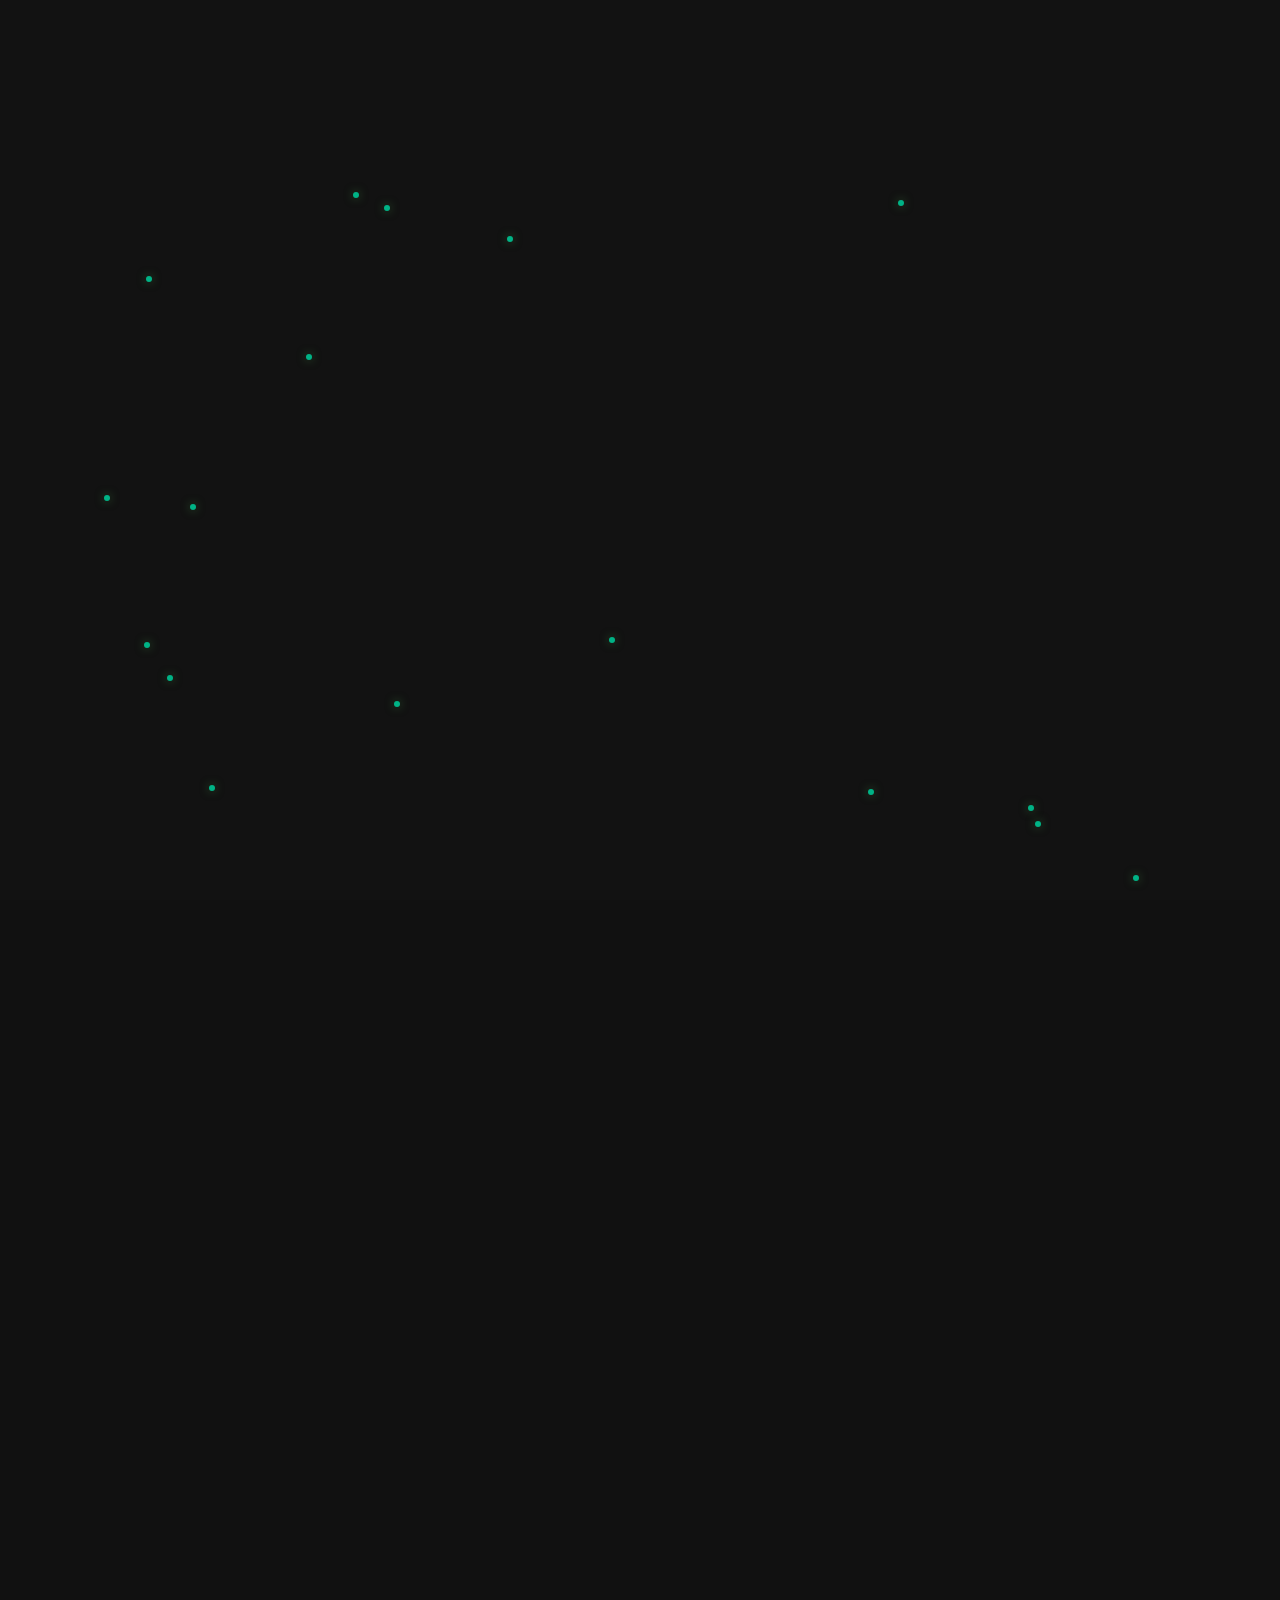
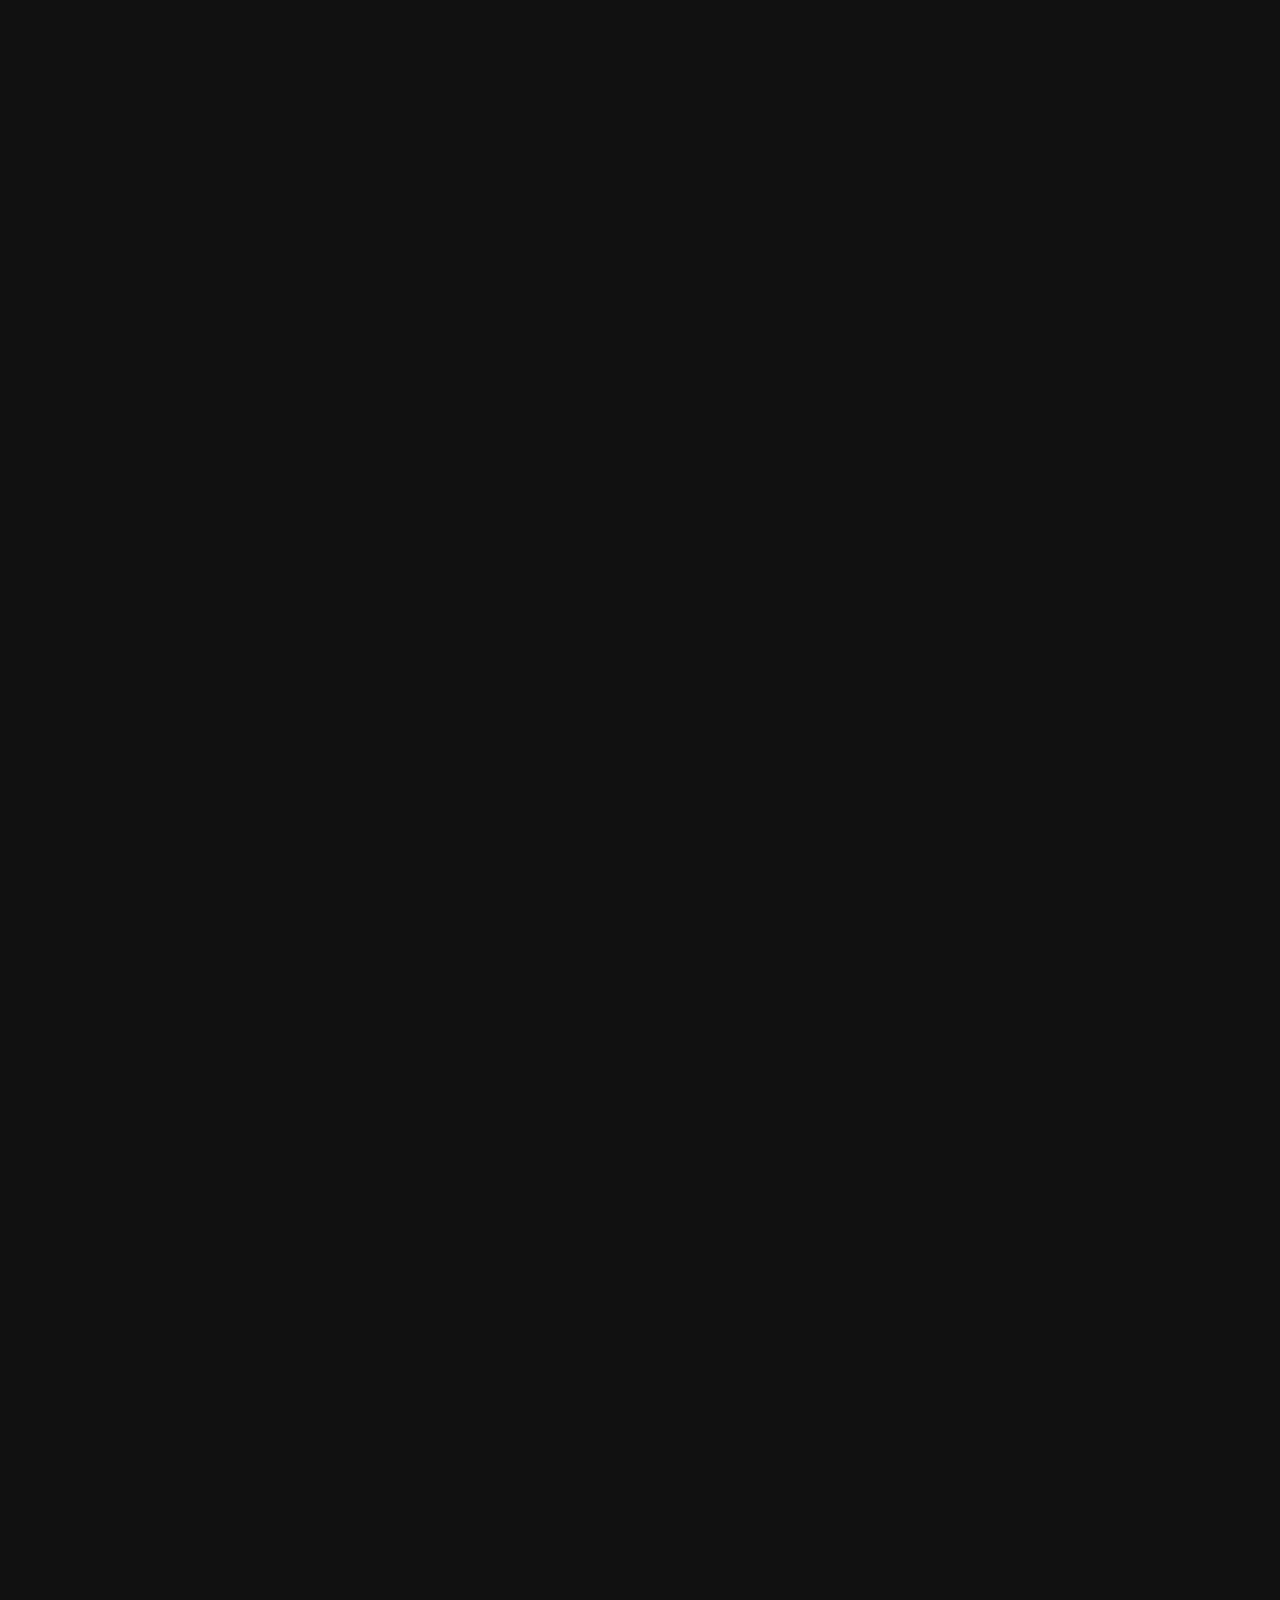
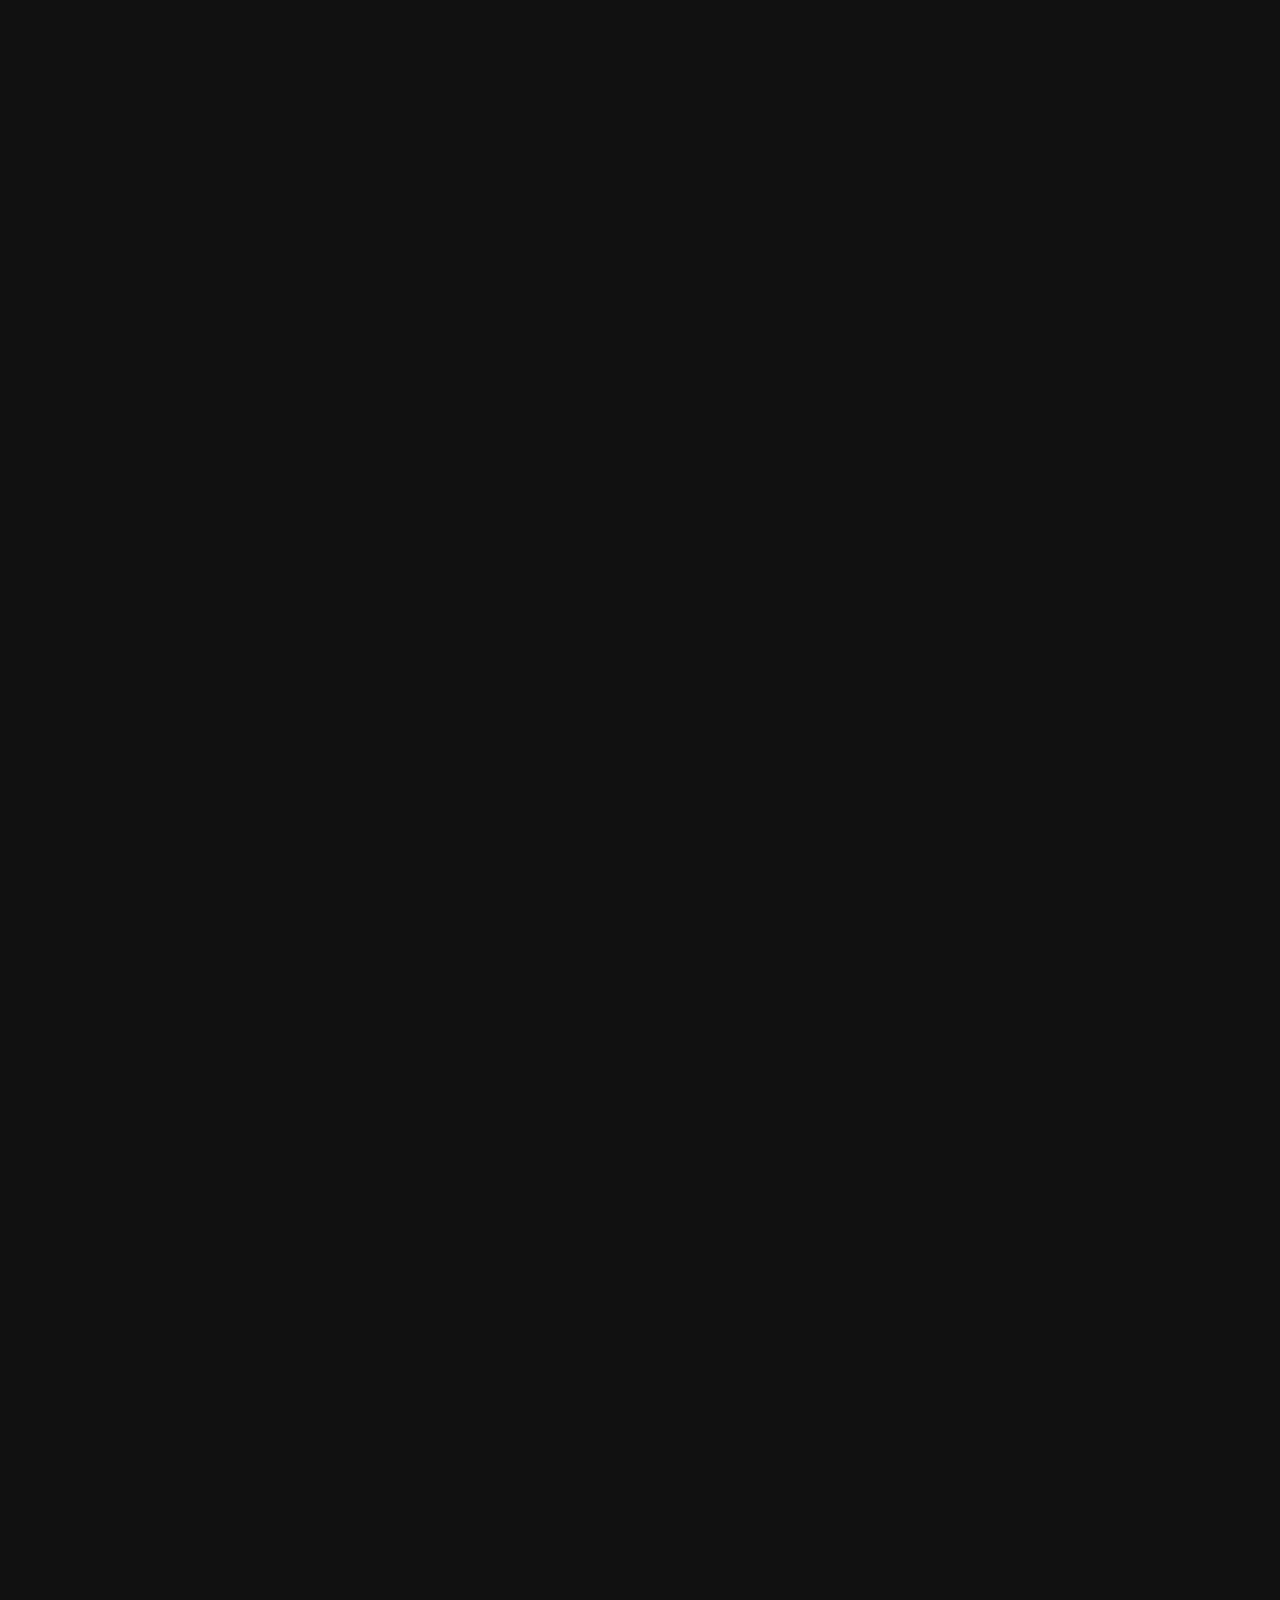
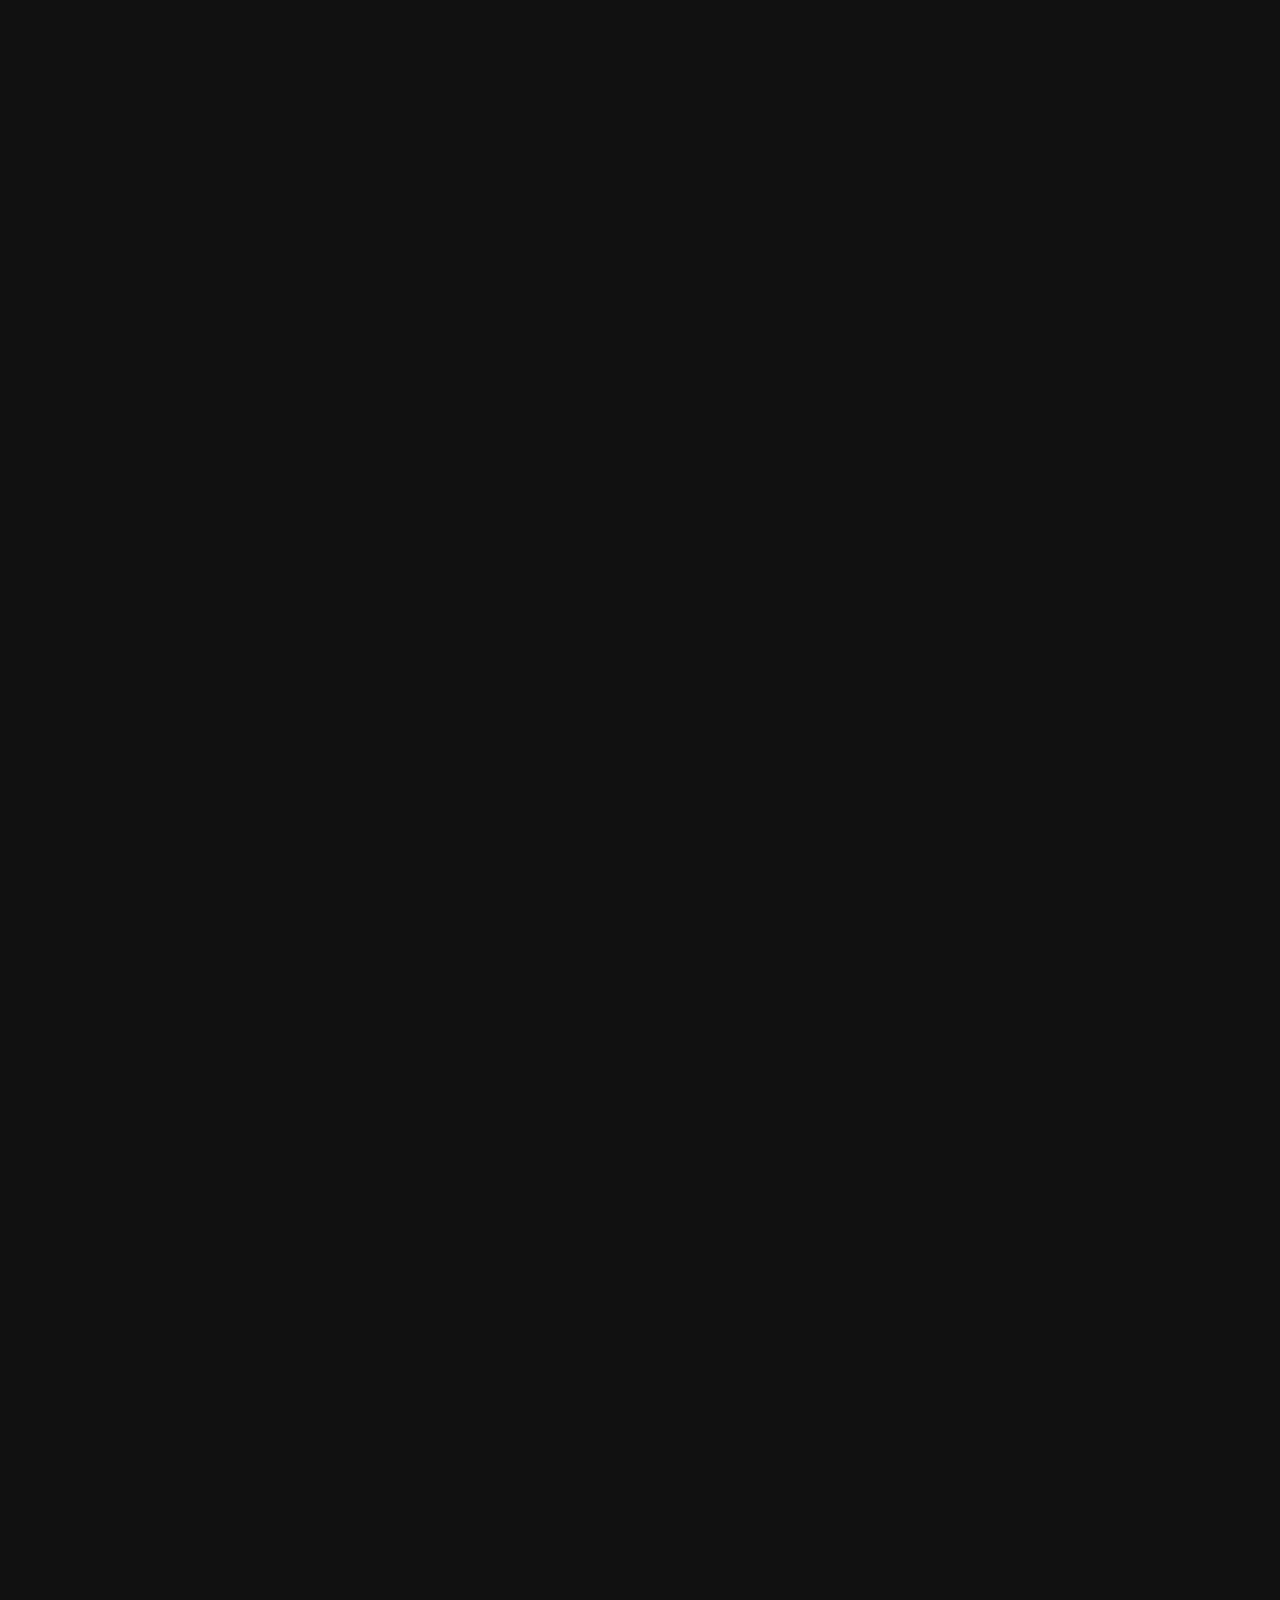
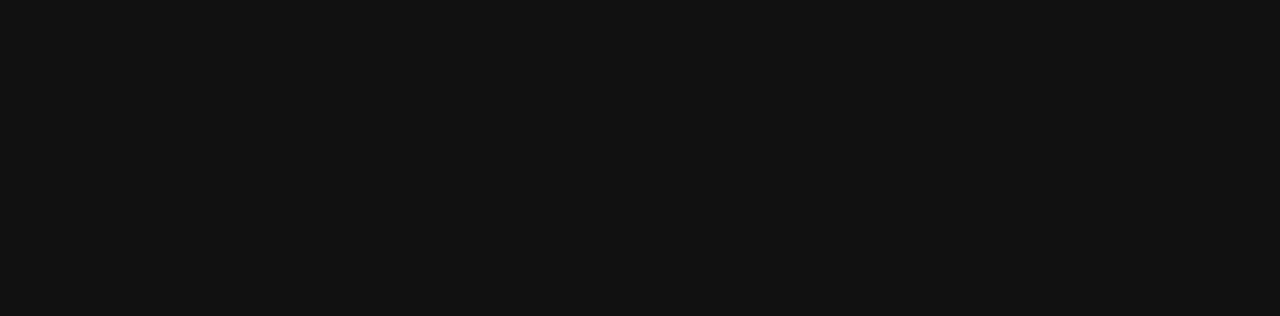
<file: index.html>
<!DOCTYPE html>
<html lang="zh">
<head>
    <meta charset="UTF-8">
    <meta name="viewport" content="width=device-width, initial-scale=1.0">
    <title>Cafeting - 為工作而生的咖啡地圖</title>
    <link rel="stylesheet" href="styles.css">
    <link rel="stylesheet" href="https://cdnjs.cloudflare.com/ajax/libs/font-awesome/6.0.0-beta3/css/all.min.css">
    <link rel="icon" href="images/favicon.png" type="image/png">
</head>
<body>
    <nav class="top-nav">
        <div class="nav-links">
            <a href="https://apps.apple.com/tw/app/cafeting/id6737536512" class="nav-link">下載 App</a>
            <a href="map.html" class="nav-link">網頁地圖</a>
            <a href="about.html" class="nav-link">關於我們</a>
        </div>
    </nav>

    <div class="loading-screen">
        <div class="map-container" id="mapContainer"></div>
    </div>

    <div class="main-content" id="mainContent">
        <div class="hero">
            <div class="background-points" id="backgroundPoints"></div>
            <div class="logo">Cafeting</div>
            <h2 class="tagline">為工作而生的咖啡地圖</h2>
            <div class="button-group">
                <button class="cta-button" onclick="window.location.href='https://apps.apple.com/tw/app/cafeting/id6737536512'">下載 App</button>
                <button class="cta-button web-map-button" onclick="window.location.href='map.html'">網頁地圖</button>
            </div>
        </div>

        <section class="features-section">
            <div class="feature-container">
                <div class="feature">
                    <div class="feature-text">
                        <h2 class="feature-title">探索地圖</h2>
                        <p class="feature-description">
                            輕鬆發現周邊精選咖啡館，找尋工作環境再也不是問題。
                        </p>
                    </div>
                    <div class="feature-image">
                        <img src="images/map_feature.jpg" alt="探索地圖功能展示">
                    </div>
                </div>

                <div class="feature">
                    <div class="feature-text">
                        <h2 class="feature-title">清晰的資訊展示</h2>
                        <p class="feature-description">
                            豐富的指標篩選，找到最適合你的命定咖啡館。
                        </p>
                    </div>
                    <div class="feature-image">
                        <img src="images/map_callout.jpg" alt="咖啡廳資訊展示">
                    </div>
                </div>

                <div class="feature">
                    <div class="feature-text">
                        <h2 class="feature-title">任務管理</h2>
                        <p class="feature-description">
                            簡單快速建立待完成任務，輕鬆管理當日行程。
                        </p>
                    </div>
                    <div class="feature-image">
                        <img src="images/task_management.jpg" alt="任務管理功能展示">
                    </div>
                </div>

                <div class="feature">
                    <div class="feature-text">
                        <h2 class="feature-title">專注模式</h2>
                        <p class="feature-description">
                            打造專屬於你的專注時刻，透過番茄鐘工作法，
                            讓工作與學習更加高效。
                        </p>
                    </div>
                    <div class="feature-image">
                        <img src="images/focus_mode.jpg" alt="專注模式功能展示">
                    </div>
                </div>

                <div class="feature">
                    <div class="feature-text">
                        <h2 class="feature-title">不如...來點音樂？</h2>
                        <p class="feature-description">
                            播放我們精心挑選的音樂清單，
                            隨心切換不同風格，讓每一刻都充滿韻律。
                        </p>
                    </div>
                    <div class="feature-image">
                        <img src="images/coffee_music.jpg" alt="咖啡音樂功能展示">
                    </div>
                </div>

                <div class="feature">
                    <div class="feature-text">
                        <h2 class="feature-title">個人檔案</h2>
                        <p class="feature-description">
                            收藏喜愛的咖啡廳，記錄你的工作及學習，
                            培養高效習慣。
                        </p>
                    </div>
                    <div class="feature-image">
                        <img src="images/personal_profile.jpg" alt="個人檔案功能展示">
                    </div>
                </div>
            </div>
        </section>

        <footer class="footer">
            <div class="footer-content">
                <div class="footer-links">
                    <a href="privacy.html" class="footer-link">隱私權政策</a>
                    <span class="footer-divider">|</span>
                    <a href="mailto:cafetingtw@gmail.com" class="footer-email-link">
                        <i class="far fa-envelope"></i>
                    </a>
                </div>
                <div class="footer-copyright">
                    © 2024 Cafeting. All rights reserved.
                </div>
            </div>
        </footer>
    </div>

    <button id="backToTop" class="back-to-top">
        <i class="fas fa-chevron-up"></i>
    </button>

    <script src="script.js"></script>
</body>
</html>
</file>
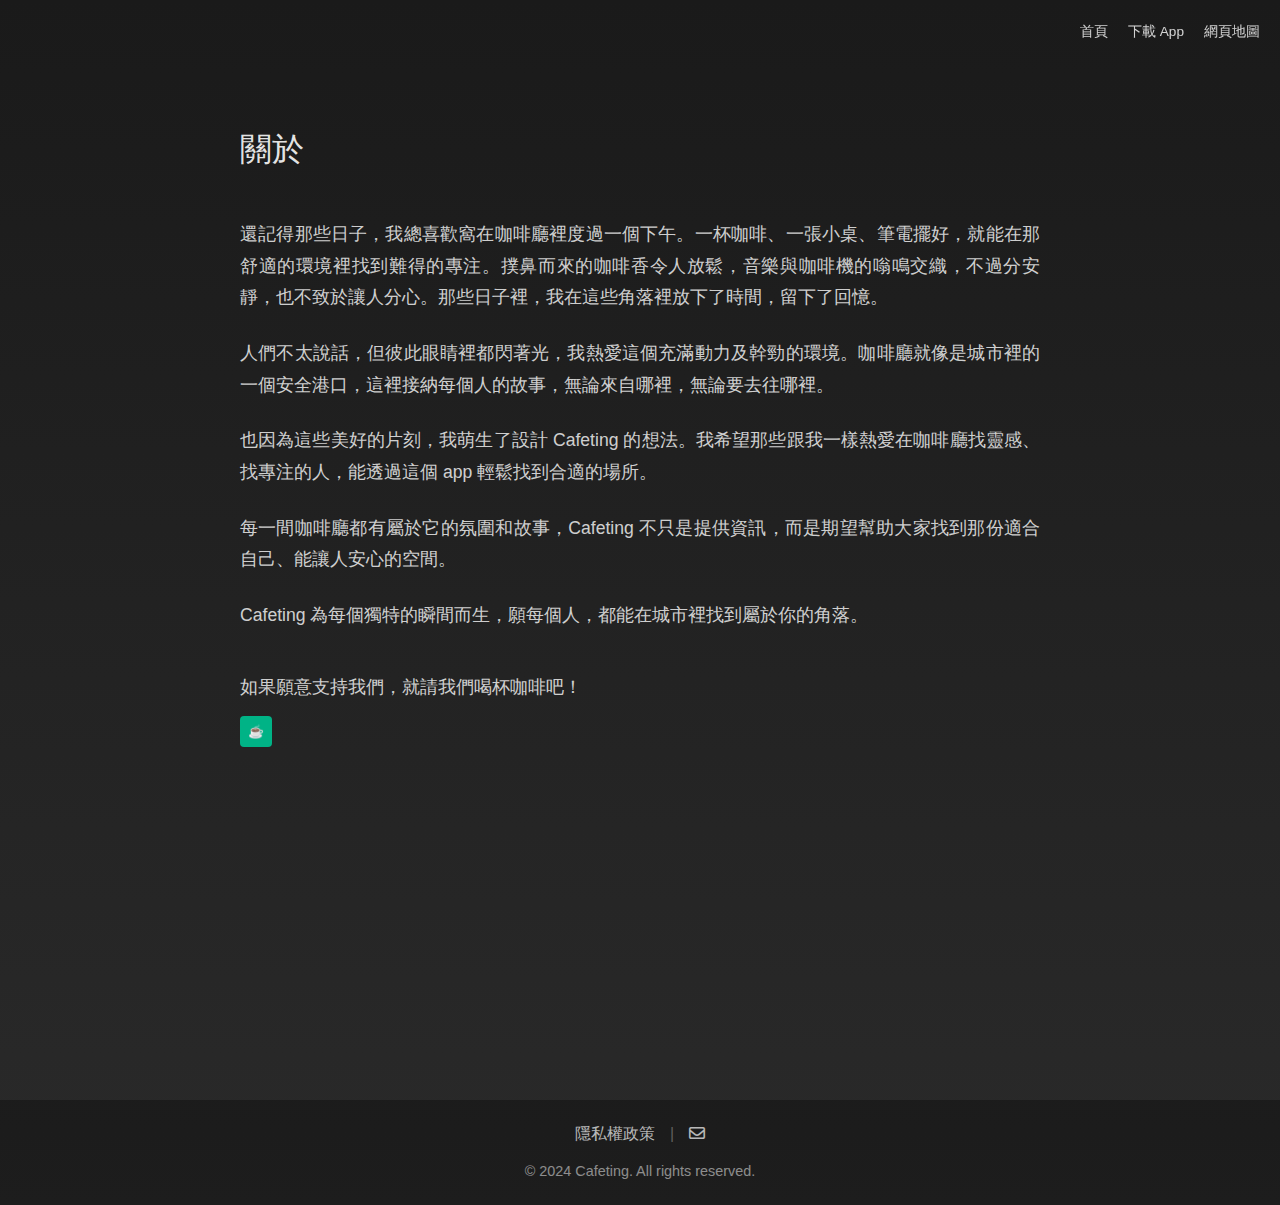
<file: about.html>
<!DOCTYPE html>
<html lang="zh">
<head>
    <meta charset="UTF-8">
    <meta name="viewport" content="width=device-width, initial-scale=1.0">
    <title>關於我們 - Cafeting</title>
    <link rel="stylesheet" href="https://cdnjs.cloudflare.com/ajax/libs/font-awesome/6.0.0-beta3/css/all.min.css">
    <link rel="icon" href="images/favicon.png" type="image/png">
    <style>
        body {
            margin: 0;
            font-family: 'Noto Sans TC', sans-serif;
            background: linear-gradient(to bottom, #1a1a1a, #2a2a2a);
            color: rgba(255, 255, 255, 0.9);
            line-height: 1.8;
        }

        .top-nav {
            position: fixed;
            top: 0;
            right: 0;
            padding: 20px;
            z-index: 1000;
        }

        .nav-links {
            display: flex;
            gap: 20px;
        }

        .nav-link {
            color: rgba(255, 255, 255, 0.8);
            text-decoration: none;
            font-size: 0.85rem;
            transition: all 0.3s ease;
        }

        .nav-link:hover {
            color: rgba(255, 255, 255, 1);
            transform: translateY(-1px);
        }

        .about-container {
            min-height: 100vh;
            padding: 100px 20px;
            max-width: 800px;
            margin: 0 auto;
        }

        .about-title {
            font-size: 2rem;
            color: rgba(255, 255, 255, 0.9);
            margin-bottom: 40px;
            font-weight: 500;
        }

        .story-section {
            margin-bottom: 40px;
        }

        .story-section p {
            margin-bottom: 24px;
            font-size: 1.1rem;
            color: rgba(255, 255, 255, 0.8);
            text-align: justify;
            line-height: 1.8;
        }

        .support-section {
            margin-top: 40px;
            text-align: left;
            font-size: 1.1rem;
            color: rgba(255, 255, 255, 0.8);
        }

        .support-text {
            margin-bottom: 12px;
            display: block;
        }

        .coffee-link {
            display: inline-block;
            padding: 4px 8px;
            background: #00b386;
            color: white;
            text-decoration: none;
            border-radius: 4px;
            font-size: 0.8rem;
            transition: all 0.3s ease;
        }

        .coffee-link:hover {
            background: #00cc99;
            transform: translateY(-1px);
        }

        .footer {
            padding: 20px;
            text-align: center;
            background: rgba(0, 0, 0, 0.3);
        }

        .footer-content {
            max-width: 800px;
            margin: 0 auto;
        }

        .footer-links {
            margin-bottom: 10px;
        }

        .footer-link, .footer-email-link {
            color: rgba(255, 255, 255, 0.7);
            text-decoration: none;
            margin: 0 10px;
            transition: all 0.3s ease;
        }

        .footer-divider {
            color: rgba(255, 255, 255, 0.3);
        }

        .footer-copyright {
            color: rgba(255, 255, 255, 0.5);
            font-size: 0.9rem;
        }
    </style>
</head>
<body>
    <nav class="top-nav">
        <div class="nav-links">
            <a href="index.html" class="nav-link">首頁</a>
            <a href="https://apps.apple.com/tw/app/cafeting/id6737536512" class="nav-link">下載 App</a>
            <a href="map.html" class="nav-link">網頁地圖</a>
        </div>
    </nav>

    <div class="about-container">
        <h1 class="about-title">關於</h1>
        <div class="story-section">
            <p>還記得那些日子，我總喜歡窩在咖啡廳裡度過一個下午。一杯咖啡、一張小桌、筆電擺好，就能在那舒適的環境裡找到難得的專注。撲鼻而來的咖啡香令人放鬆，音樂與咖啡機的嗡鳴交織，不過分安靜，也不致於讓人分心。那些日子裡，我在這些角落裡放下了時間，留下了回憶。</p>
            
            <p>人們不太說話，但彼此眼睛裡都閃著光，我熱愛這個充滿動力及幹勁的環境。咖啡廳就像是城市裡的一個安全港口，這裡接納每個人的故事，無論來自哪裡，無論要去往哪裡。</p>
            
            <p>也因為這些美好的片刻，我萌生了設計 Cafeting 的想法。我希望那些跟我一樣熱愛在咖啡廳找靈感、找專注的人，能透過這個 app 輕鬆找到合適的場所。</p>
            
            <p>每一間咖啡廳都有屬於它的氛圍和故事，Cafeting 不只是提供資訊，而是期望幫助大家找到那份適合自己、能讓人安心的空間。</p>
            
            <p>Cafeting 為每個獨特的瞬間而生，願每個人，都能在城市裡找到屬於你的角落。</p>
        </div>

        <div class="support-section">
            <span class="support-text">如果願意支持我們，就請我們喝杯咖啡吧！</span>
            <a href="https://buymeacoffee.com/cafeting" target="_blank" class="coffee-link">☕</a>
        </div>
    </div>

    <footer class="footer">
        <div class="footer-content">
            <div class="footer-links">
                <a href="privacy.html" class="footer-link">隱私權政策</a>
                <span class="footer-divider">|</span>
                <a href="mailto:cafetingtw@gmail.com" class="footer-email-link">
                    <i class="far fa-envelope"></i>
                </a>
            </div>
            <div class="footer-copyright">
                © 2024 Cafeting. All rights reserved.
            </div>
        </div>
    </footer>
</body>
</html>
</file>
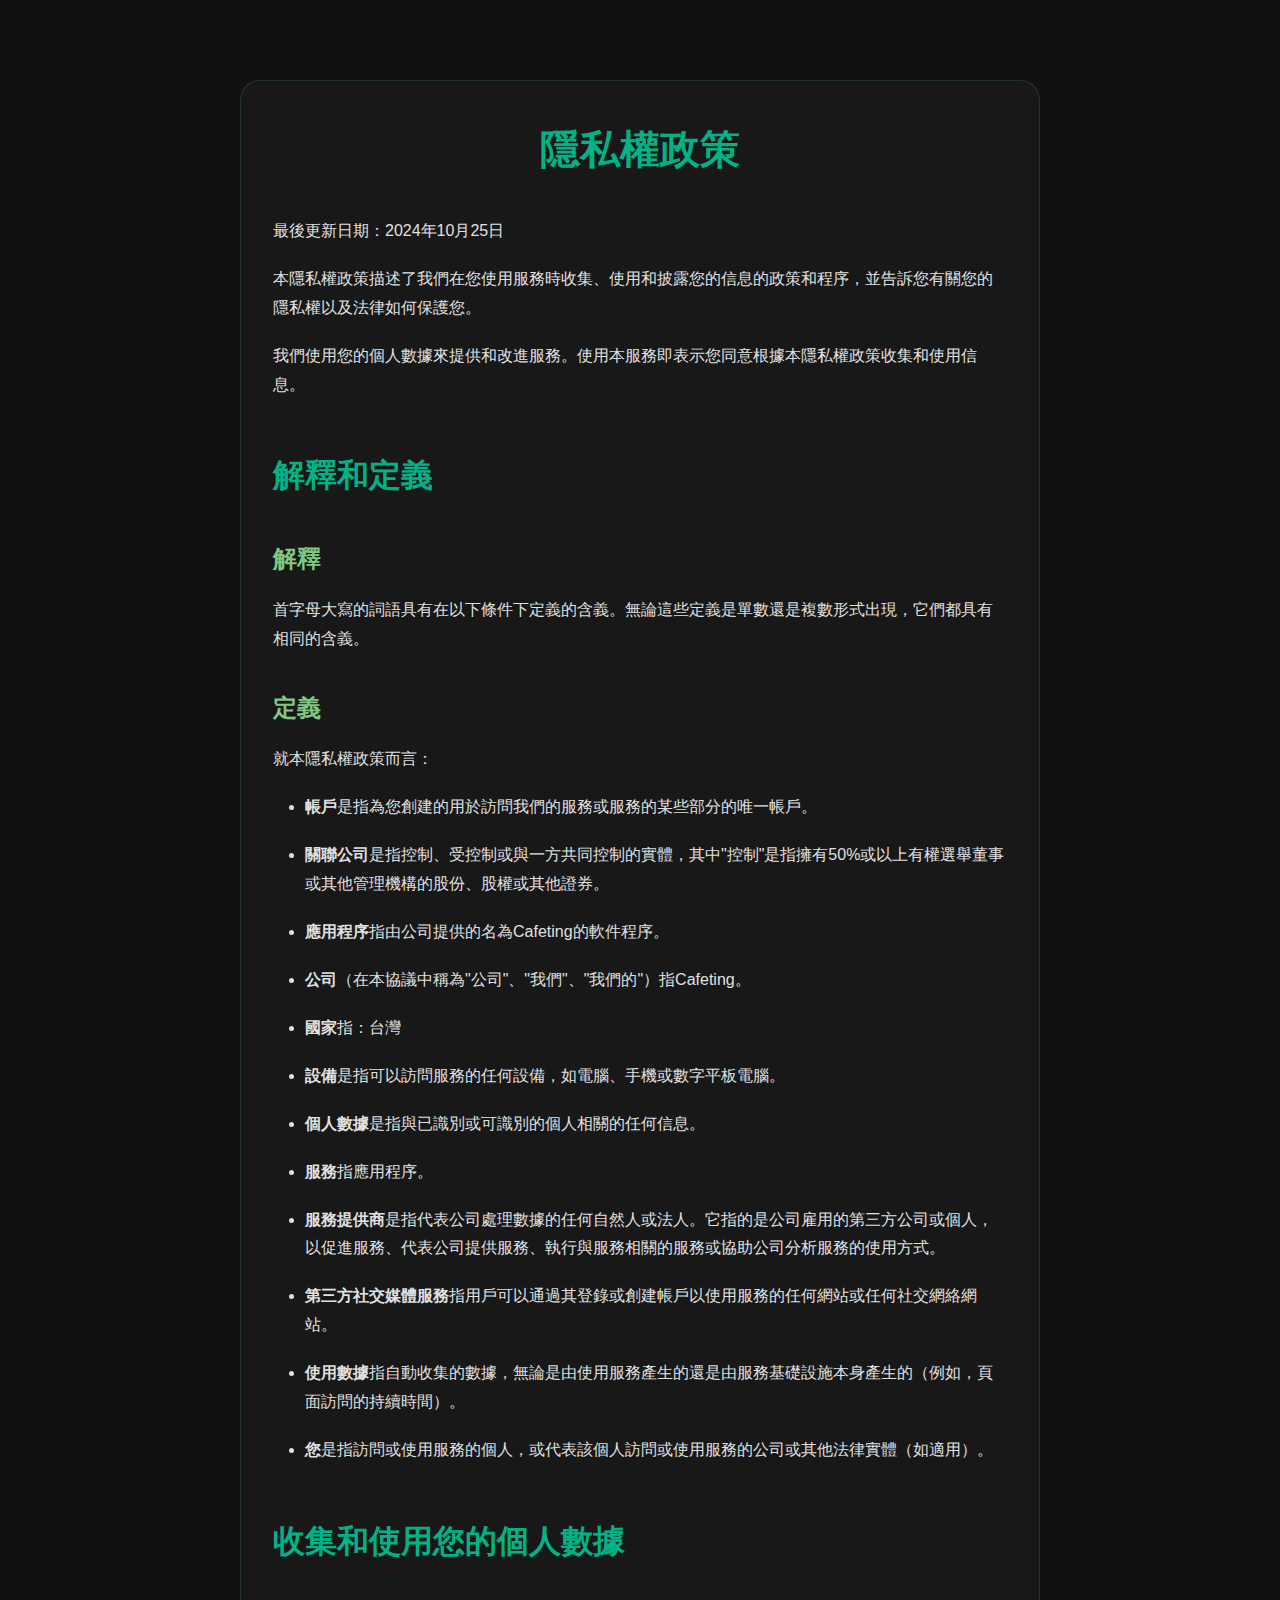
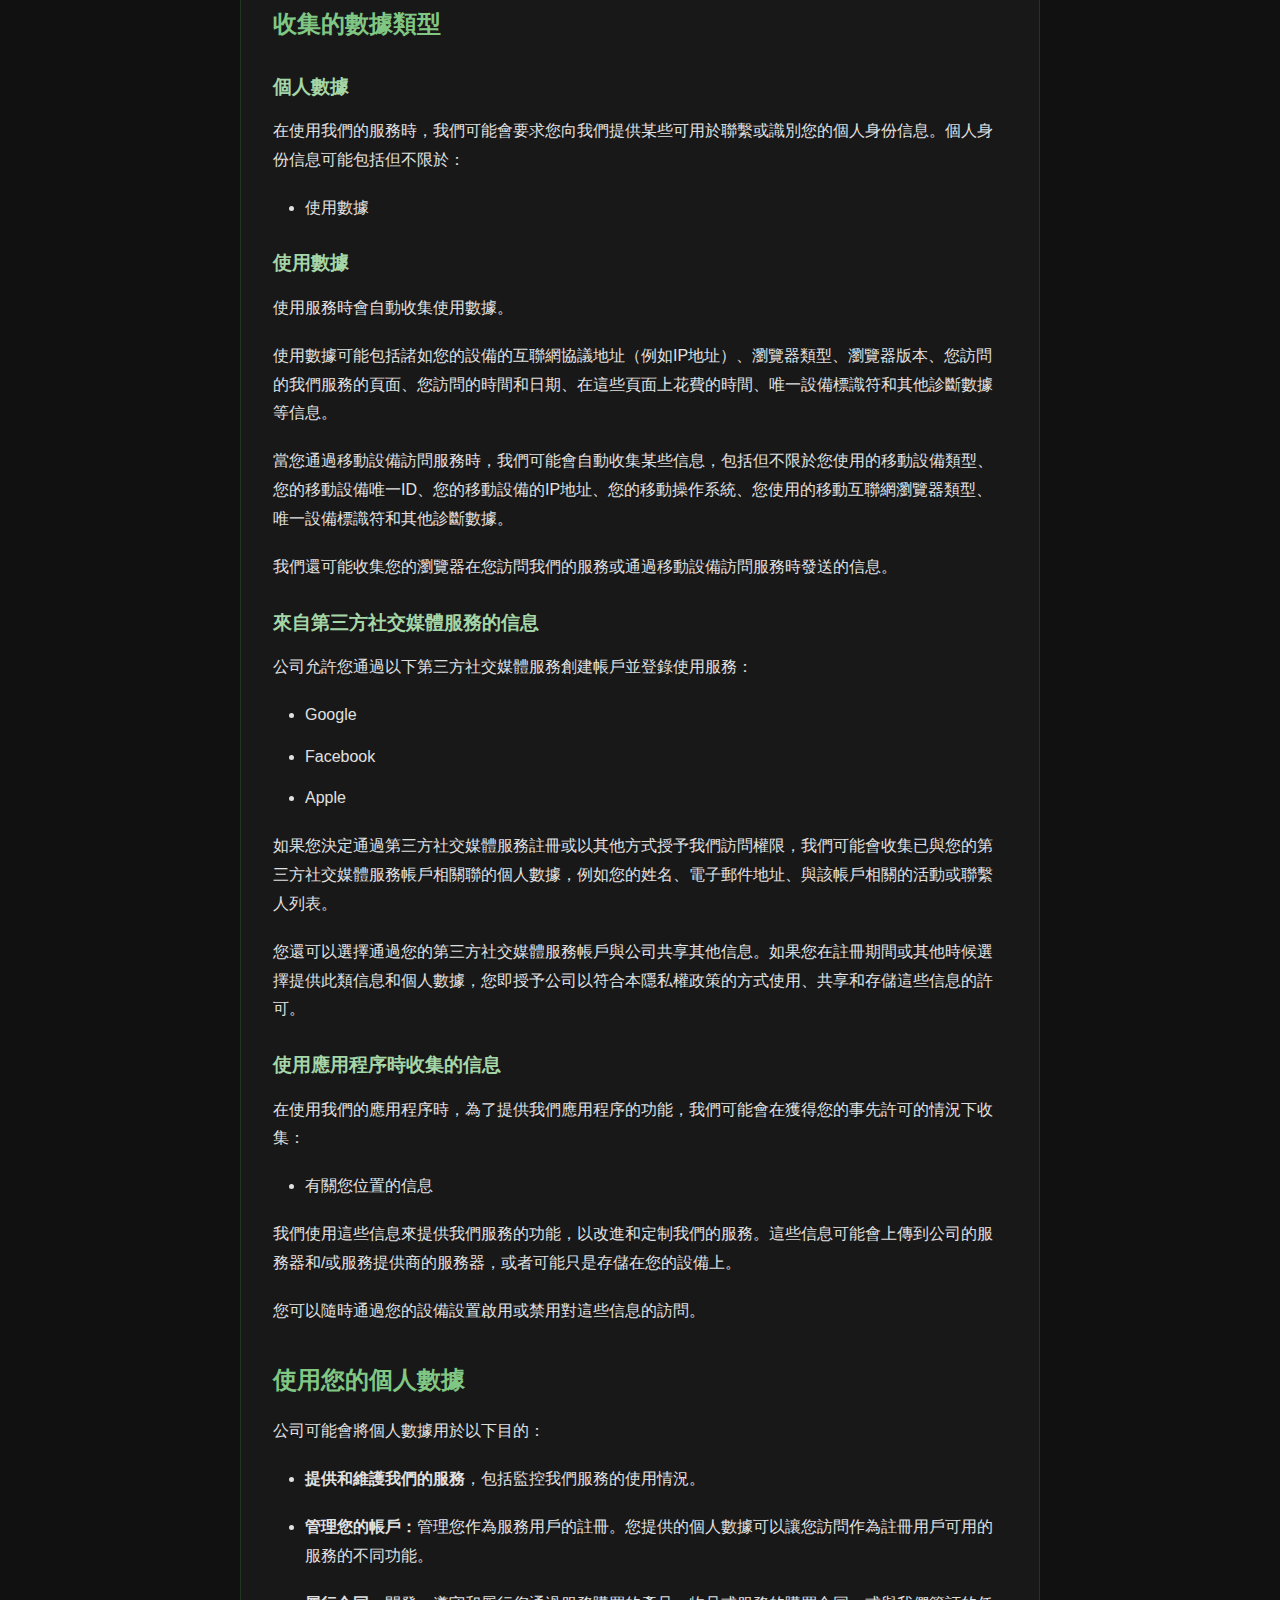
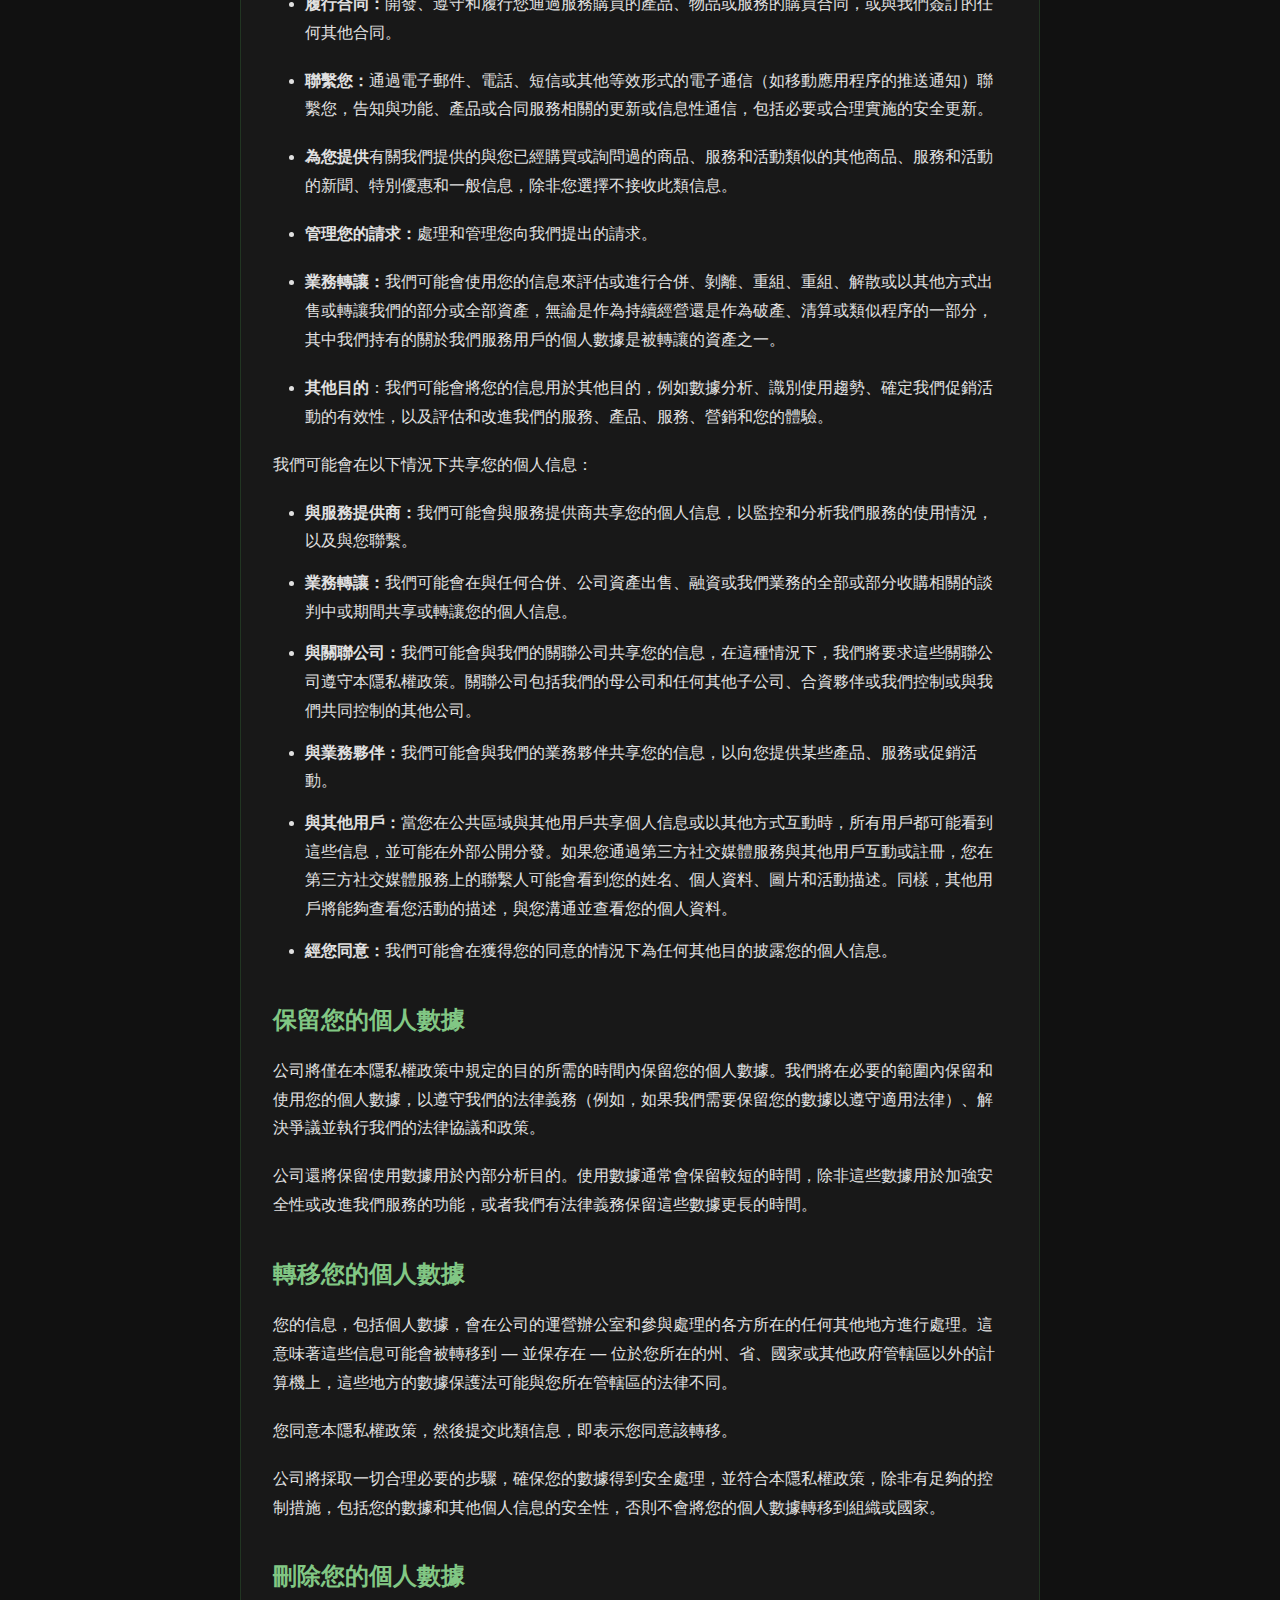
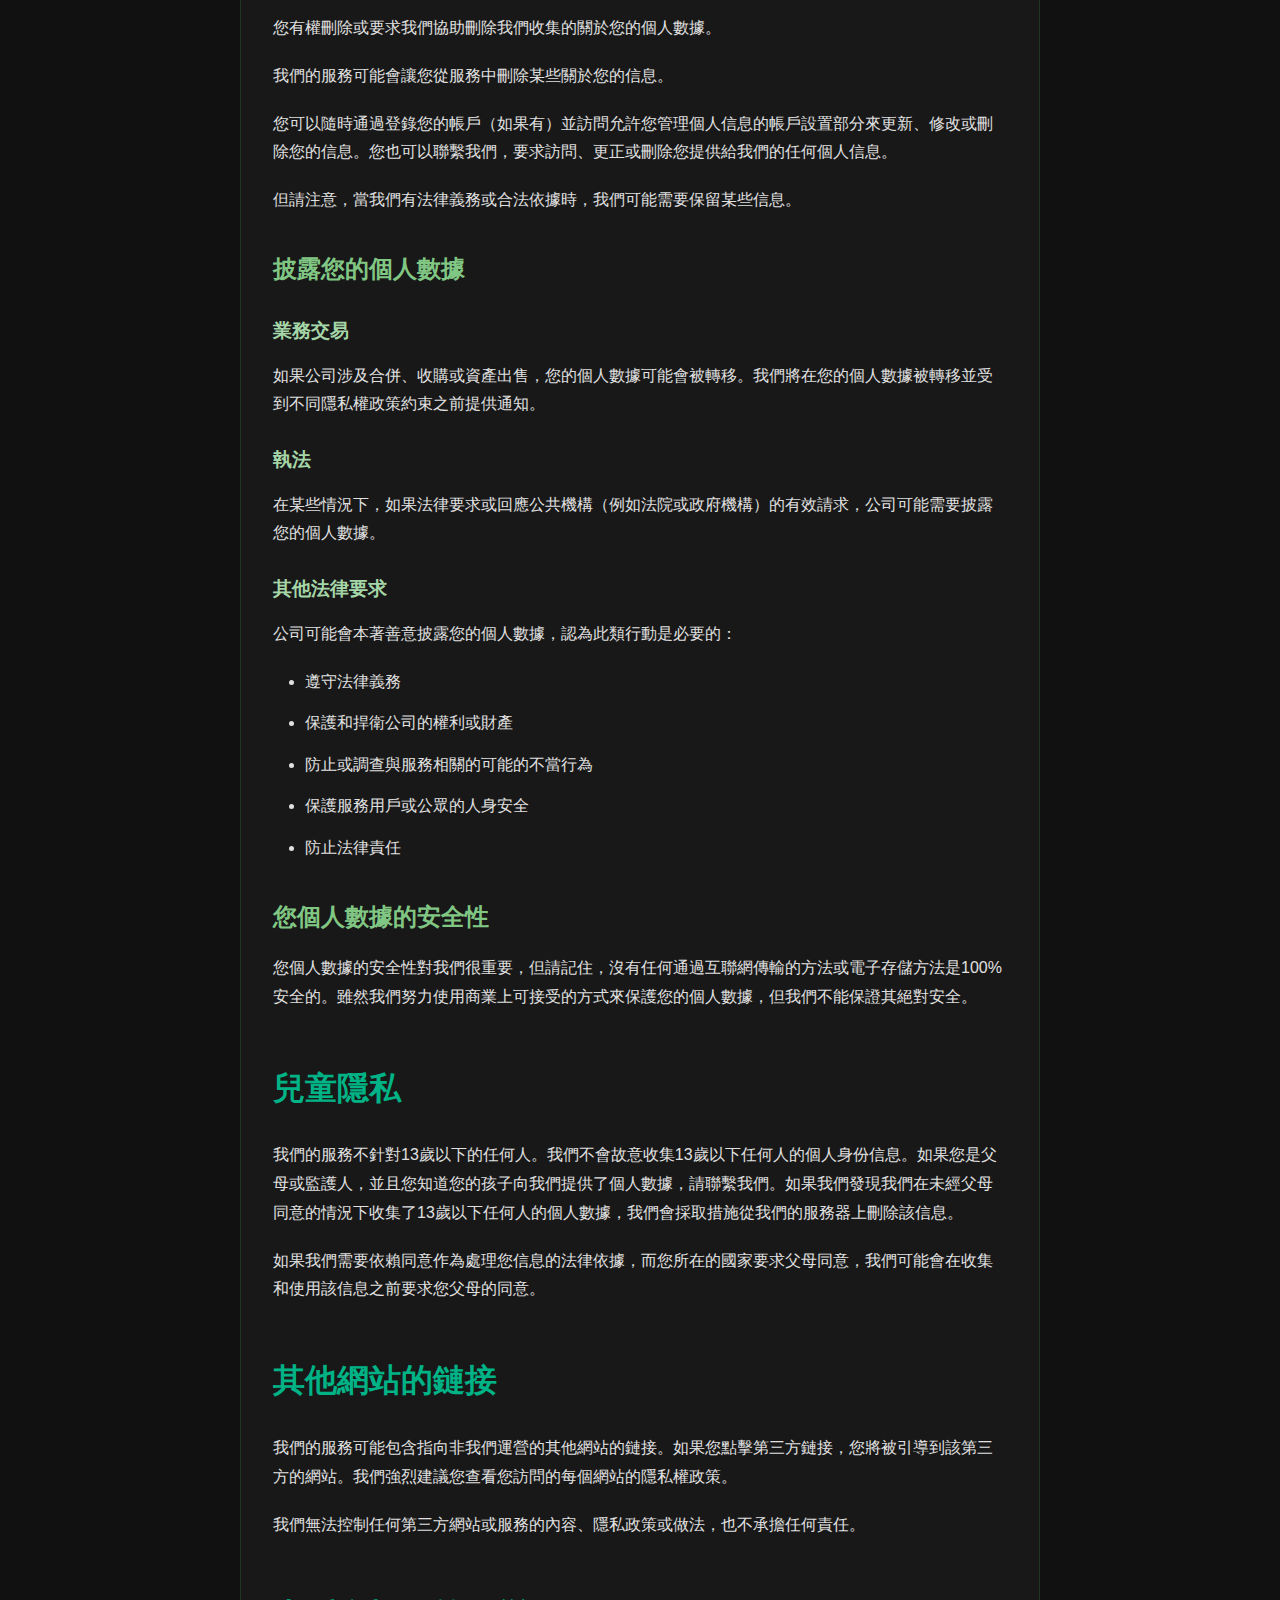
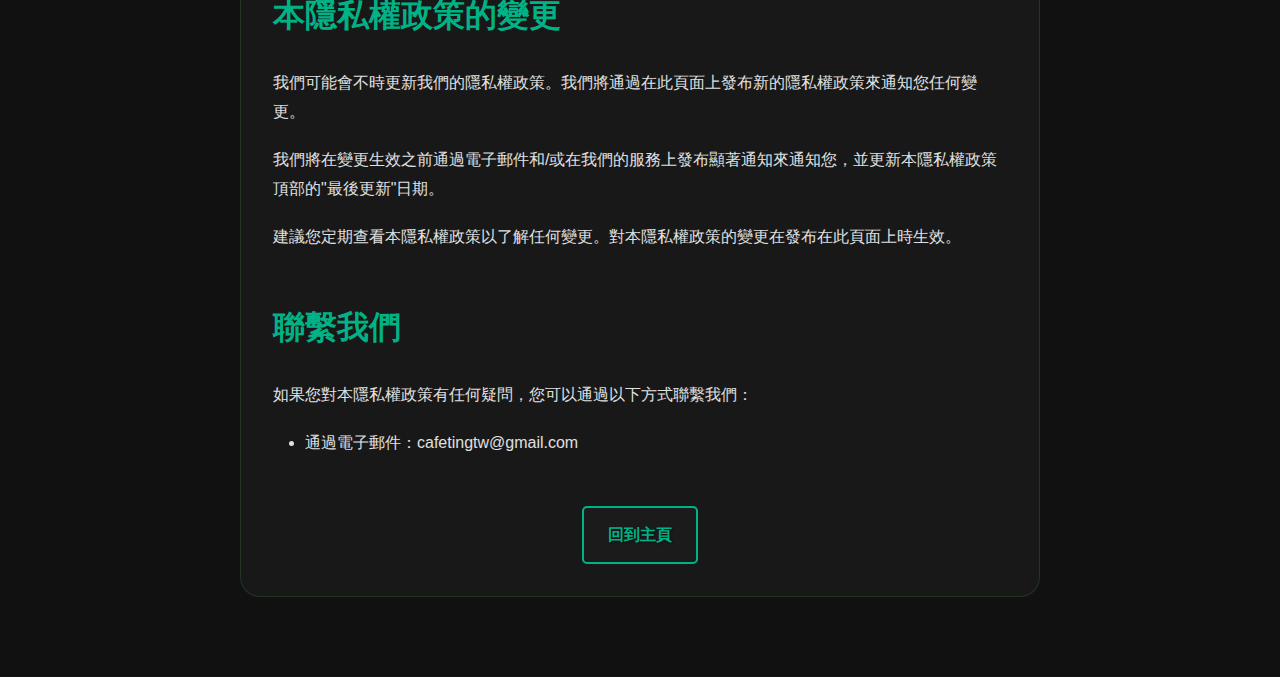
<file: privacy.html>
<!DOCTYPE html>
<html lang="zh">
<head>
    <meta charset="UTF-8">
    <meta name="viewport" content="width=device-width, initial-scale=1.0">
    <title>隱私權政策 - Cafeting</title>
    <link rel="stylesheet" href="styles.css">
</head>
<body>
    <div class="privacy-container">
        <h1>隱私權政策</h1>
        <p>最後更新日期：2024年10月25日</p>
        <p>本隱私權政策描述了我們在您使用服務時收集、使用和披露您的信息的政策和程序，並告訴您有關您的隱私權以及法律如何保護您。</p>
        <p>我們使用您的個人數據來提供和改進服務。使用本服務即表示您同意根據本隱私權政策收集和使用信息。</p>

        <h2>解釋和定義</h2>
        <h3>解釋</h3>
        <p>首字母大寫的詞語具有在以下條件下定義的含義。無論這些定義是單數還是複數形式出現，它們都具有相同的含義。</p>

        <h3>定義</h3>
        <p>就本隱私權政策而言：</p>
        <ul>
        <li><p><strong>帳戶</strong>是指為您創建的用於訪問我們的服務或服務的某些部分的唯一帳戶。</p></li>
        <li><p><strong>關聯公司</strong>是指控制、受控制或與一方共同控制的實體，其中"控制"是指擁有50%或以上有權選舉董事或其他管理機構的股份、股權或其他證券。</p></li>
        <li><p><strong>應用程序</strong>指由公司提供的名為Cafeting的軟件程序。</p></li>
        <li><p><strong>公司</strong>（在本協議中稱為"公司"、"我們"、"我們的"）指Cafeting。</p></li>
        <li><p><strong>國家</strong>指：台灣</p></li>
        <li><p><strong>設備</strong>是指可以訪問服務的任何設備，如電腦、手機或數字平板電腦。</p></li>
        <li><p><strong>個人數據</strong>是指與已識別或可識別的個人相關的任何信息。</p></li>
        <li><p><strong>服務</strong>指應用程序。</p></li>
        <li><p><strong>服務提供商</strong>是指代表公司處理數據的任何自然人或法人。它指的是公司雇用的第三方公司或個人，以促進服務、代表公司提供服務、執行與服務相關的服務或協助公司分析服務的使用方式。</p></li>
        <li><p><strong>第三方社交媒體服務</strong>指用戶可以通過其登錄或創建帳戶以使用服務的任何網站或任何社交網絡網站。</p></li>
        <li><p><strong>使用數據</strong>指自動收集的數據，無論是由使用服務產生的還是由服務基礎設施本身產生的（例如，頁面訪問的持續時間）。</p></li>
        <li><p><strong>您</strong>是指訪問或使用服務的個人，或代表該個人訪問或使用服務的公司或其他法律實體（如適用）。</p></li>
        </ul>

        <h2>收集和使用您的個人數據</h2>
        <h3>收集的數據類型</h3>
        <h4>個人數據</h4>
        <p>在使用我們的服務時，我們可能會要求您向我們提供某些可用於聯繫或識別您的個人身份信息。個人身份信息可能包括但不限於：</p>
        <ul>
        <li>使用數據</li>
        </ul>

        <h4>使用數據</h4>
        <p>使用服務時會自動收集使用數據。</p>
        <p>使用數據可能包括諸如您的設備的互聯網協議地址（例如IP地址）、瀏覽器類型、瀏覽器版本、您訪問的我們服務的頁面、您訪問的時間和日期、在這些頁面上花費的時間、唯一設備標識符和其他診斷數據等信息。</p>
        <p>當您通過移動設備訪問服務時，我們可能會自動收集某些信息，包括但不限於您使用的移動設備類型、您的移動設備唯一ID、您的移動設備的IP地址、您的移動操作系統、您使用的移動互聯網瀏覽器類型、唯一設備標識符和其他診斷數據。</p>
        <p>我們還可能收集您的瀏覽器在您訪問我們的服務或通過移動設備訪問服務時發送的信息。</p>

        <h4>來自第三方社交媒體服務的信息</h4>
        <p>公司允許您通過以下第三方社交媒體服務創建帳戶並登錄使用服務：</p>
        <ul>
        <li>Google</li>
        <li>Facebook</li>
        <li>Apple</li>
        </ul>
        <p>如果您決定通過第三方社交媒體服務註冊或以其他方式授予我們訪問權限，我們可能會收集已與您的第三方社交媒體服務帳戶相關聯的個人數據，例如您的姓名、電子郵件地址、與該帳戶相關的活動或聯繫人列表。</p>
        <p>您還可以選擇通過您的第三方社交媒體服務帳戶與公司共享其他信息。如果您在註冊期間或其他時候選擇提供此類信息和個人數據，您即授予公司以符合本隱私權政策的方式使用、共享和存儲這些信息的許可。</p>

        <h4>使用應用程序時收集的信息</h4>
        <p>在使用我們的應用程序時，為了提供我們應用程序的功能，我們可能會在獲得您的事先許可的情況下收集：</p>
        <ul>
        <li>有關您位置的信息</li>
        </ul>
        <p>我們使用這些信息來提供我們服務的功能，以改進和定制我們的服務。這些信息可能會上傳到公司的服務器和/或服務提供商的服務器，或者可能只是存儲在您的設備上。</p>
        <p>您可以隨時通過您的設備設置啟用或禁用對這些信息的訪問。</p>

        <h3>使用您的個人數據</h3>
        <p>公司可能會將個人數據用於以下目的：</p>
        <ul>
        <li><p><strong>提供和維護我們的服務</strong>，包括監控我們服務的使用情況。</p></li>
        <li><p><strong>管理您的帳戶：</strong>管理您作為服務用戶的註冊。您提供的個人數據可以讓您訪問作為註冊用戶可用的服務的不同功能。</p></li>
        <li><p><strong>履行合同：</strong>開發、遵守和履行您通過服務購買的產品、物品或服務的購買合同，或與我們簽訂的任何其他合同。</p></li>
        <li><p><strong>聯繫您：</strong>通過電子郵件、電話、短信或其他等效形式的電子通信（如移動應用程序的推送通知）聯繫您，告知與功能、產品或合同服務相關的更新或信息性通信，包括必要或合理實施的安全更新。</p></li>
        <li><p><strong>為您提供</strong>有關我們提供的與您已經購買或詢問過的商品、服務和活動類似的其他商品、服務和活動的新聞、特別優惠和一般信息，除非您選擇不接收此類信息。</p></li>
        <li><p><strong>管理您的請求：</strong>處理和管理您向我們提出的請求。</p></li>
        <li><p><strong>業務轉讓：</strong>我們可能會使用您的信息來評估或進行合併、剝離、重組、重組、解散或以其他方式出售或轉讓我們的部分或全部資產，無論是作為持續經營還是作為破產、清算或類似程序的一部分，其中我們持有的關於我們服務用戶的個人數據是被轉讓的資產之一。</p></li>
        <li><p><strong>其他目的</strong>：我們可能會將您的信息用於其他目的，例如數據分析、識別使用趨勢、確定我們促銷活動的有效性，以及評估和改進我們的服務、產品、服務、營銷和您的體驗。</p></li>
        </ul>

        <p>我們可能會在以下情況下共享您的個人信息：</p>
        <ul>
        <li><strong>與服務提供商：</strong>我們可能會與服務提供商共享您的個人信息，以監控和分析我們服務的使用情況，以及與您聯繫。</li>
        <li><strong>業務轉讓：</strong>我們可能會在與任何合併、公司資產出售、融資或我們業務的全部或部分收購相關的談判中或期間共享或轉讓您的個人信息。</li>
        <li><strong>與關聯公司：</strong>我們可能會與我們的關聯公司共享您的信息，在這種情況下，我們將要求這些關聯公司遵守本隱私權政策。關聯公司包括我們的母公司和任何其他子公司、合資夥伴或我們控制或與我們共同控制的其他公司。</li>
        <li><strong>與業務夥伴：</strong>我們可能會與我們的業務夥伴共享您的信息，以向您提供某些產品、服務或促銷活動。</li>
        <li><strong>與其他用戶：</strong>當您在公共區域與其他用戶共享個人信息或以其他方式互動時，所有用戶都可能看到這些信息，並可能在外部公開分發。如果您通過第三方社交媒體服務與其他用戶互動或註冊，您在第三方社交媒體服務上的聯繫人可能會看到您的姓名、個人資料、圖片和活動描述。同樣，其他用戶將能夠查看您活動的描述，與您溝通並查看您的個人資料。</li>
        <li><strong>經您同意：</strong>我們可能會在獲得您的同意的情況下為任何其他目的披露您的個人信息。</li>
        </ul>

        <h3>保留您的個人數據</h3>
        <p>公司將僅在本隱私權政策中規定的目的所需的時間內保留您的個人數據。我們將在必要的範圍內保留和使用您的個人數據，以遵守我們的法律義務（例如，如果我們需要保留您的數據以遵守適用法律）、解決爭議並執行我們的法律協議和政策。</p>
        <p>公司還將保留使用數據用於內部分析目的。使用數據通常會保留較短的時間，除非這些數據用於加強安全性或改進我們服務的功能，或者我們有法律義務保留這些數據更長的時間。</p>

        <h3>轉移您的個人數據</h3>
        <p>您的信息，包括個人數據，會在公司的運營辦公室和參與處理的各方所在的任何其他地方進行處理。這意味著這些信息可能會被轉移到 — 並保存在 — 位於您所在的州、省、國家或其他政府管轄區以外的計算機上，這些地方的數據保護法可能與您所在管轄區的法律不同。</p>
        <p>您同意本隱私權政策，然後提交此類信息，即表示您同意該轉移。</p>
        <p>公司將採取一切合理必要的步驟，確保您的數據得到安全處理，並符合本隱私權政策，除非有足夠的控制措施，包括您的數據和其他個人信息的安全性，否則不會將您的個人數據轉移到組織或國家。</p>

        <h3>刪除您的個人數據</h3>
        <p>您有權刪除或要求我們協助刪除我們收集的關於您的個人數據。</p>
        <p>我們的服務可能會讓您從服務中刪除某些關於您的信息。</p>
        <p>您可以隨時通過登錄您的帳戶（如果有）並訪問允許您管理個人信息的帳戶設置部分來更新、修改或刪除您的信息。您也可以聯繫我們，要求訪問、更正或刪除您提供給我們的任何個人信息。</p>
        <p>但請注意，當我們有法律義務或合法依據時，我們可能需要保留某些信息。</p>

        <h3>披露您的個人數據</h3>
        <h4>業務交易</h4>
        <p>如果公司涉及合併、收購或資產出售，您的個人數據可能會被轉移。我們將在您的個人數據被轉移並受到不同隱私權政策約束之前提供通知。</p>

        <h4>執法</h4>
        <p>在某些情況下，如果法律要求或回應公共機構（例如法院或政府機構）的有效請求，公司可能需要披露您的個人數據。</p>

        <h4>其他法律要求</h4>
        <p>公司可能會本著善意披露您的個人數據，認為此類行動是必要的：</p>
        <ul>
        <li>遵守法律義務</li>
        <li>保護和捍衛公司的權利或財產</li>
        <li>防止或調查與服務相關的可能的不當行為</li>
        <li>保護服務用戶或公眾的人身安全</li>
        <li>防止法律責任</li>
        </ul>

        <h3>您個人數據的安全性</h3>
        <p>您個人數據的安全性對我們很重要，但請記住，沒有任何通過互聯網傳輸的方法或電子存儲方法是100%安全的。雖然我們努力使用商業上可接受的方式來保護您的個人數據，但我們不能保證其絕對安全。</p>

        <h2>兒童隱私</h2>
        <p>我們的服務不針對13歲以下的任何人。我們不會故意收集13歲以下任何人的個人身份信息。如果您是父母或監護人，並且您知道您的孩子向我們提供了個人數據，請聯繫我們。如果我們發現我們在未經父母同意的情況下收集了13歲以下任何人的個人數據，我們會採取措施從我們的服務器上刪除該信息。</p>
        <p>如果我們需要依賴同意作為處理您信息的法律依據，而您所在的國家要求父母同意，我們可能會在收集和使用該信息之前要求您父母的同意。</p>

        <h2>其他網站的鏈接</h2>
        <p>我們的服務可能包含指向非我們運營的其他網站的鏈接。如果您點擊第三方鏈接，您將被引導到該第三方的網站。我們強烈建議您查看您訪問的每個網站的隱私權政策。</p>
        <p>我們無法控制任何第三方網站或服務的內容、隱私政策或做法，也不承擔任何責任。</p>

        <h2>本隱私權政策的變更</h2>
        <p>我們可能會不時更新我們的隱私權政策。我們將通過在此頁面上發布新的隱私權政策來通知您任何變更。</p>
        <p>我們將在變更生效之前通過電子郵件和/或在我們的服務上發布顯著通知來通知您，並更新本隱私權政策頂部的"最後更新"日期。</p>
        <p>建議您定期查看本隱私權政策以了解任何變更。對本隱私權政策的變更在發布在此頁面上時生效。</p>

        <h2>聯繫我們</h2>
        <p>如果您對本隱私權政策有任何疑問，您可以通過以下方式聯繫我們：</p>
        <ul>
        <li>通過電子郵件：cafetingtw@gmail.com</li>
        </ul>
        
        <div class="back-to-home">
            <a href="index.html" class="back-to-home-button">回到主頁</a>
        </div>
    </div>
</body>
</html>
</file>
<file: styles.css>
* {
    margin: 0;
    padding: 0;
    box-sizing: border-box;
}

body {
    font-family: -apple-system, BlinkMacSystemFont, 'Segoe UI', Roboto, Oxygen, Ubuntu, Cantarell, 'Helvetica Neue', sans-serif;
    background-color: #111111;
    color: #ffffff;
}

.loading-screen {
    position: fixed;
    top: 0;
    left: 0;
    width: 100%;
    height: 100%;
    background-color: #121212;
    z-index: 1000;
}

.map-container {
    position: relative;
    width: 100%;
    height: 100vh;
}

.coffee-point {
    position: absolute;
    width: 6px;
    height: 6px;
    background-color: #00B386;
    border-radius: 50%;
    opacity: 0;
    box-shadow: 0 0 10px rgba(76, 175, 80, 0.5);
}

.background-points {
    position: absolute;
    top: 0;
    left: 0;
    width: 100%;
    height: 100%;
    pointer-events: none;
}

.main-content {
    opacity: 0;
    transition: opacity 1s ease;
    position: relative;
}

.hero {
    height: 100vh;
    display: flex;
    flex-direction: column;
    justify-content: center;
    align-items: center;
    padding: 2rem;
    background: linear-gradient(rgba(17, 17, 17, 0.8), rgba(17, 17, 17, 0.95));
    position: relative;
    overflow: hidden;
}

.hero::before {
    content: '';
    position: absolute;
    top: 0;
    left: 0;
    right: 0;
    height: 1px;
    background: linear-gradient(90deg, transparent, #00B386, transparent);
}

.logo {
    font-size: 3.5rem;
    font-weight: bold;
    color: #00B386;
    margin-bottom: 1.5rem;
    position: relative;
    text-shadow: 0 0 20px rgba(76, 175, 80, 0.2);
}

.logo::after {
    content: '';
    position: absolute;
    bottom: -8px;
    left: 50%;
    transform: translateX(-50%);
    width: 50px;
    height: 2px;
    background-color: #00B386;
    border-radius: 2px;
}

.tagline {
    font-size: 1.2rem;
    text-align: center;
    margin-bottom: 2rem;
    color: #e0e0e0;
    font-weight: 300;
    letter-spacing: 1px;
}

.cta-button {
    padding: 0.8rem 2rem;
    font-size: 0.9rem;
    letter-spacing: 0.5px;
    background-color: transparent;
    color: #00B386;
    border: 2px solid #00B386;
    border-radius: 50px;
    cursor: pointer;
    transition: all 0.3s ease;
    position: relative;
    overflow: hidden;
}

.cta-button:hover {
    background-color: #00B386;
    color: white;
    box-shadow: 0 0 20px rgba(76, 175, 80, 0.3);
}

.features-section {
    padding: 4rem 2rem;
    background-color: #121212;
}

.feature-container {
    max-width: 1200px;
    margin: 0 auto;
}

.feature {
    margin-bottom: 8rem;
    display: flex;
    align-items: center;
    gap: 4rem;
    position: relative;
    opacity: 0;
    transform: translateY(20px);
    transition: opacity 0.8s ease, transform 0.8s ease;
}

.feature::before {
    content: '';
    position: absolute;
    top: -2rem;
    left: 0;
    width: 100%;
    height: 1px;
    background: linear-gradient(90deg, transparent, #00B386, transparent);
}

.feature:nth-child(even) {
    flex-direction: row-reverse;
}

.feature-text {
    flex: 1;
}

.feature-image {
    flex: 1;
    height: 800px;
    background-color: #121212;
    border-radius: 20px;
    display: flex;
    align-items: center;
    justify-content: center;
    position: relative;
    overflow: hidden;
}

.feature-image img {
    width: 100%;
    height: 100%;
    object-fit: cover;
    position: relative;
    z-index: 1;
}

.feature-image::before {
    content: none;
}

.feature-title {
    font-size: 2.5rem;
    color: #00B386;
    margin-bottom: 1.5rem;
    position: relative;
    display: inline-block;
}

.feature-title::after {
    content: '';
    position: absolute;
    bottom: -8px;
    left: 0;
    width: 40px;
    height: 2px;
    background-color: #00B386;
}

.feature-description {
    font-size: 1.2rem;
    line-height: 1.6;
    color: #cccccc;
}
/* 页脚样式 */
.footer {
    padding: 2rem 0;
    background-color: #0a0a0a;
    border-top: 1px solid rgba(76, 175, 80, 0.1);
}

.footer-content {
    max-width: 1200px;
    margin: 0 auto;
    text-align: center;
}

.footer-links {
    margin-bottom: 1rem;
    display: flex;
    justify-content: center;
    align-items: center;
}

.footer-link, .footer-email-link {
    color: #888;
    text-decoration: none;
    font-size: 0.8rem;
    transition: color 0.3s ease;
}

.footer-link:hover, .footer-email-link:hover {
    color: #00B386;
}

.footer-divider {
    color: #444;
    margin: 0 0.5rem;
    font-size: 0.8rem;
}

.footer-email-link {
    display: flex;
    align-items: center;
    justify-content: center;
    width: 24px;
    height: 24px;
    border: 1px solid #00B386;
    border-radius: 50%;
    color: #00B386;
    font-size: 0.8rem;
    transition: all 0.3s ease;
}

.footer-email-link:hover {
    background-color: #00B386;
    color: white;
}

.footer-copyright {
    color: #666;
    font-size: 0.8rem;
}

.back-to-top {
    position: fixed;
    bottom: 20px;
    right: 20px;
    background-color: #00B386;
    color: white;
    border: none;
    border-radius: 50%;
    width: 50px;
    height: 50px;
    font-size: 1.5rem;
    cursor: pointer;
    display: none;
    transition: background-color 0.3s ease;
    z-index: 1000;
}

.back-to-top:hover {
    background-color: #45a049;
}

@media (max-width: 768px) {
    .feature {
        flex-direction: column !important;
        gap: 2rem;
    }

    .feature-image {
        width: 100%;
        height: 90%;
        padding-bottom: 110%;
        object-fit: cover;
        position: relative;
    }

    .feature-image img {
        position: absolute;
        top: 0;
        left: 0;
        width: 100%;
        height: 100%;
        object-fit: cover;
    }
}

@keyframes fadeIn {
    from { opacity: 0; }
    to { opacity: 1; }
}

.bg-point {
    position: absolute;
    width: 4px;
    height: 4px;
    background-color: #00B386;
    border-radius: 50%;
    opacity: 0.3;
    animation: pulse 2s infinite;
}

@keyframes pulse {
    0% { transform: scale(1); opacity: 0.3; }
    50% { transform: scale(1.5); opacity: 0.5; }
    100% { transform: scale(1); opacity: 0.3; }
}

.feature.fade-in {
    opacity: 1;
    transform: translateY(0);
}

/* 在現有的樣式後添加以下內容 */

.privacy-container {
    max-width: 800px;
    margin: 80px auto;
    padding: 2rem;
    background: rgba(26, 26, 26, 0.8);
    border-radius: 20px;
    border: 1px solid rgba(76, 175, 80, 0.2);
    line-height: 1.8;
    color: #e0e0e0;
}

.privacy-container h1 {
    color: #00B386;
    margin-bottom: 2rem;
    font-size: 2.5rem;
    text-align: center;
}

.privacy-container h2 {
    color: #00B386;
    margin-top: 3rem;
    margin-bottom: 1.5rem;
    font-size: 2rem;
}

.privacy-container h3 {
    color: #81C784;
    margin-top: 2rem;
    margin-bottom: 1rem;
    font-size: 1.5rem;
}

.privacy-container h4 {
    color: #A5D6A7;
    margin-top: 1.5rem;
    margin-bottom: 0.8rem;
    font-size: 1.2rem;
}

.privacy-container p {
    margin-bottom: 1.2rem;
}

.privacy-container ul {
    margin-bottom: 1.2rem;
    padding-left: 2rem;
}

.privacy-container li {
    margin-bottom: 0.8rem;
}

.privacy-container a {
    color: #00B386;
    text-decoration: none;
    transition: color 0.3s ease;
}

.privacy-container a:hover {
    color: #81C784;
    text-decoration: underline;
}

/* 回到主頁按鈕樣式 */
.back-to-home {
    text-align: center;
    margin-top: 3rem;
}

.back-to-home-button {
    display: inline-block;
    padding: 0.8rem 1.5rem;
    background-color: #1b1b1b;
    color: #ffffff; /* 確保文字顏色為白色 */
    text-decoration: none;
    border-radius: 5px;
    font-size: 1rem;
    transition: all 0.3s ease;
    border: 2px solid #00B386;
    font-weight: bold; /* 加粗文字 */
    text-shadow: 1px 1px 2px rgba(0, 0, 0, 0.5); /* 添加文字陰影 */
}

.back-to-home-button:hover {
    background-color: transparent;
    color: #00B386;
    box-shadow: 0 0 10px rgba(76, 175, 80, 0.5);
}

.button-group {
    display: flex;
    gap: 1rem;
    align-items: center;
    margin-top: 0.5rem;
}

.web-map-button {
    background-color: transparent;
    border: 2px solid #00B386;
    color: #00B386;
}

.web-map-button:hover {
    background-color: #00B386;
    color: white;
}

.top-nav {
    position: fixed;
    top: 0;
    right: 0;
    padding: 20px;
    z-index: 1000;
}

.nav-links {
    display: flex;
    gap: 20px;
}

.nav-link {
    color: rgba(255, 255, 255, 0.8);
    text-decoration: none;
    font-size: 0.85rem;
    transition: all 0.3s ease;
}

.nav-link:hover {
    color: rgba(255, 255, 255, 1);
    transform: translateY(-1px);
}
</file>
